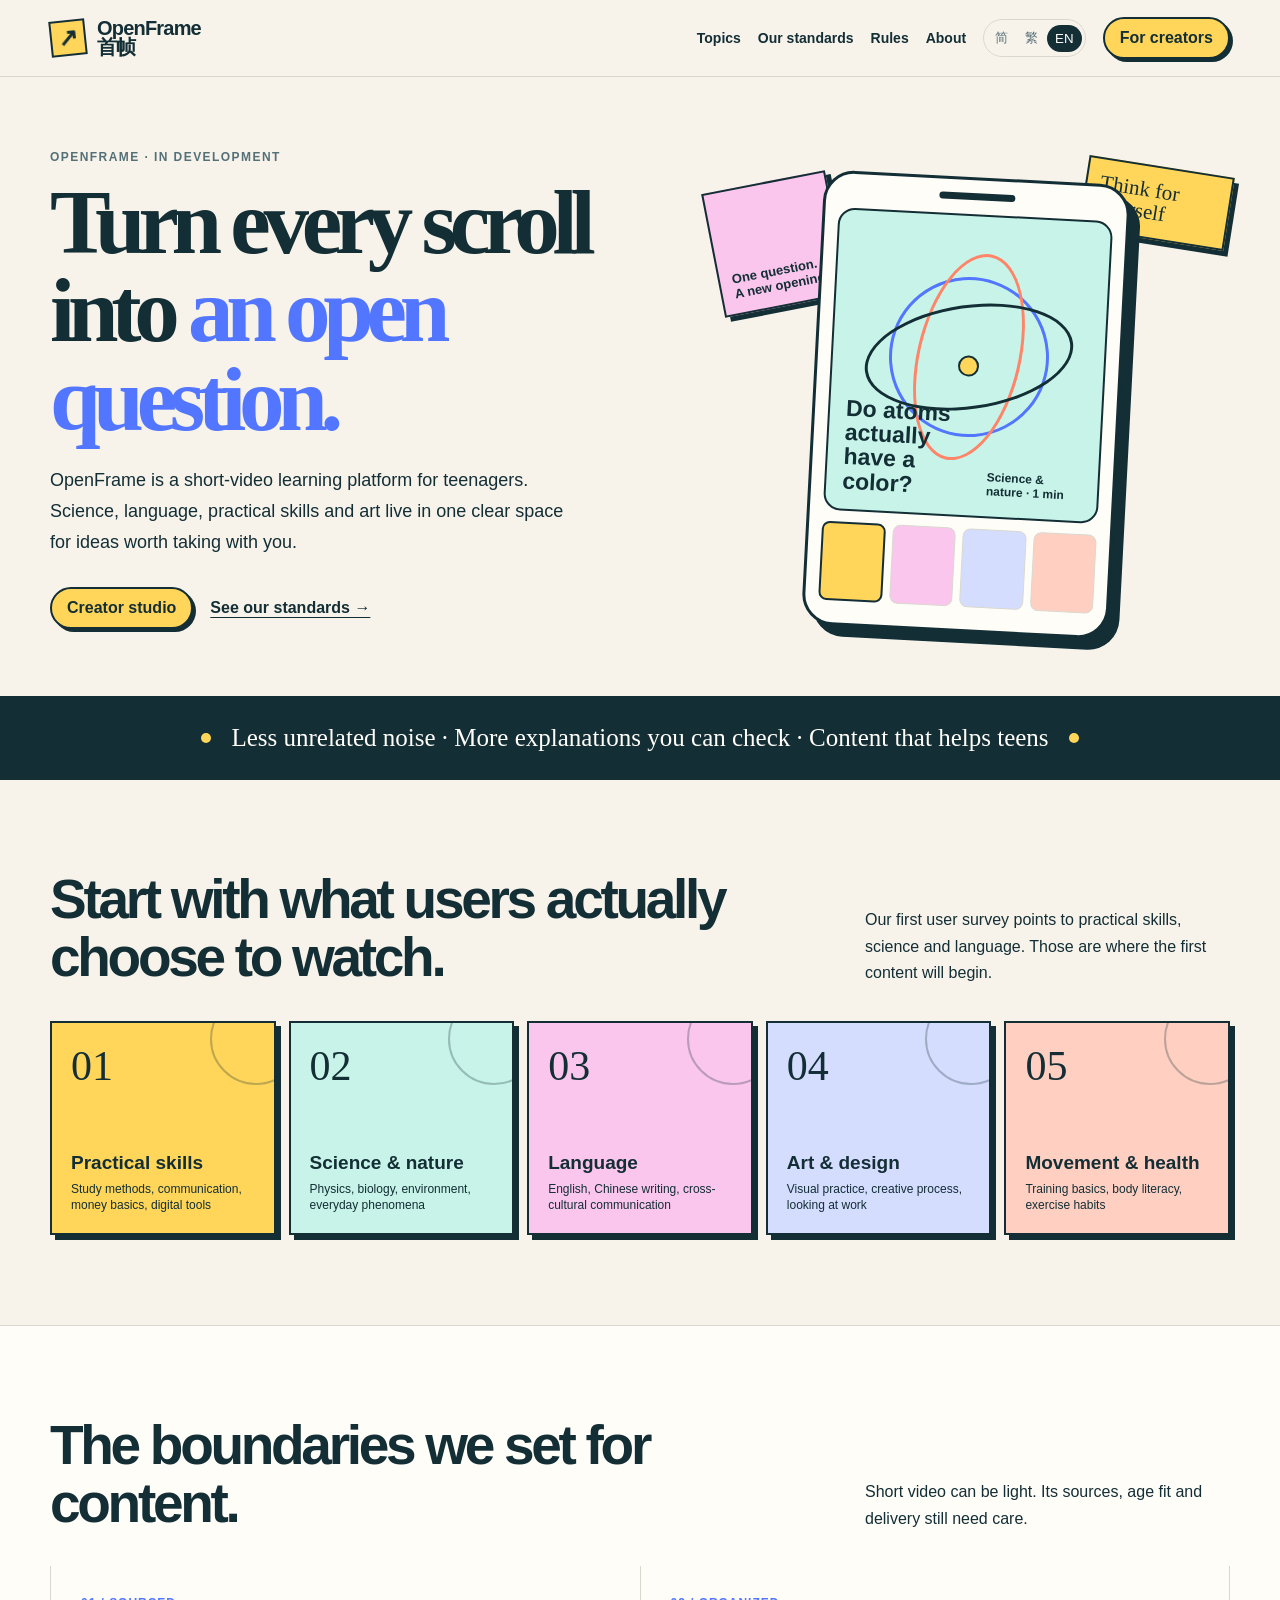
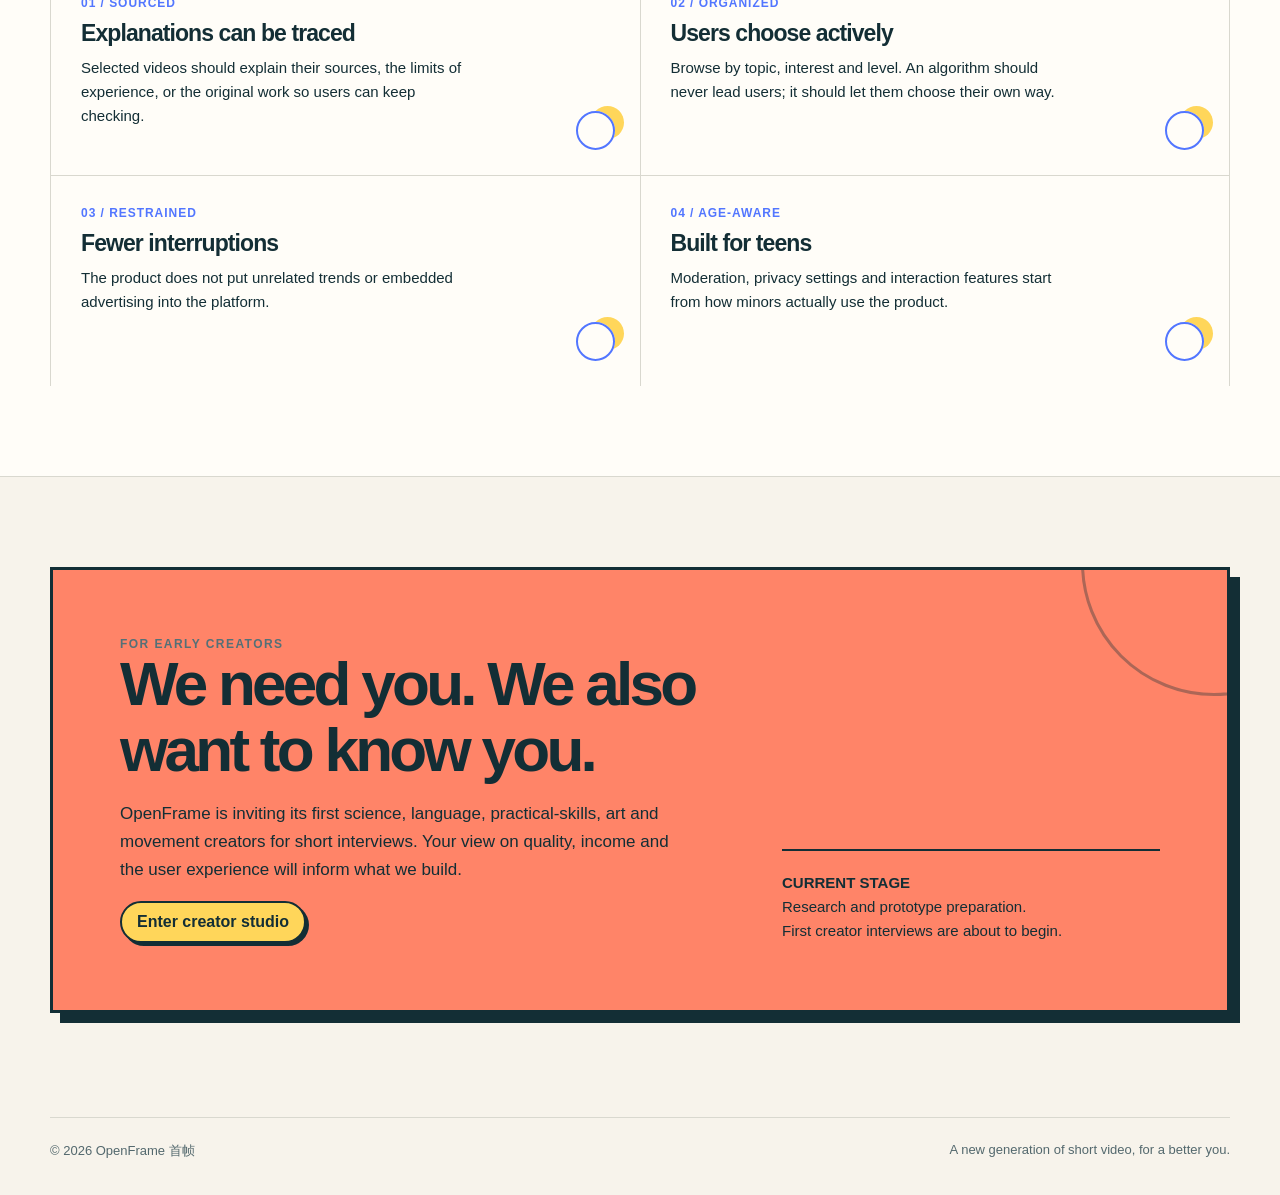
<file: index.html>
<!doctype html>
<html lang="zh-Hans"><head><meta charset="utf-8"><meta name="viewport" content="width=device-width,initial-scale=1"><meta name="description" content="OpenFrame 首帧：给青少年的知识短视频平台。"><title>OpenFrame｜首帧</title>
<link rel="stylesheet" href="overrides.css"><style>
:root{--i:#132e35;--c:#f7f3eb;--p:#fffdf8;--y:#ffd65a;--a:#c7f3e8;--o:#ff8468;--b:#5276ff;--k:#fbc6ed;--l:#d9d8cf}*{box-sizing:border-box}html{scroll-behavior:smooth}body{margin:0;background:var(--c);color:var(--i);font-family:"Avenir Next","Noto Sans SC","PingFang SC",Arial,sans-serif}a{color:inherit;text-decoration:none}.wrap{width:min(1180px,calc(100% - 40px));margin:auto}header{position:sticky;top:0;z-index:9;background:#f7f3ebee;border-bottom:1px solid var(--l);backdrop-filter:blur(9px)}.nav{height:76px;display:flex;align-items:center;justify-content:space-between;gap:15px}.brand{display:flex;align-items:center;gap:11px;font-size:20px;font-weight:800;line-height:.95;letter-spacing:-.04em}.mark{width:36px;height:36px;display:grid;place-items:center;background:var(--y);border:2px solid var(--i);transform:rotate(-6deg)}.mark:after{content:"↗";font-size:24px}.right,.links,.langs{display:flex;align-items:center;gap:17px}.links{font-size:14px;font-weight:750}.langs{gap:1px;padding:3px;border:1px solid var(--l);border-radius:999px}.lang{border:0;border-radius:999px;background:transparent;color:#587076;padding:6px 8px;font:750 11px inherit;cursor:pointer}.lang.active{background:var(--i);color:var(--p)}.pill{display:inline-block;padding:10px 15px;border:2px solid var(--i);border-radius:999px;background:var(--y);box-shadow:3px 3px 0 var(--i);font-weight:800}.hero{padding:70px 0 64px;overflow:hidden}.hero-grid{display:grid;grid-template-columns:1.06fr .94fr;align-items:center;gap:55px}.eyebrow{color:#547077;font-size:12px;font-weight:850;letter-spacing:.12em;text-transform:uppercase}h1{margin:15px 0 21px;font:700 clamp(48px,7.15vw,91px)/.97 Georgia,"Noto Serif SC",serif;letter-spacing:-.08em}h1 em{color:var(--b);font-style:normal}.copy{max-width:530px;margin:0;font-size:18px;line-height:1.72}.actions{display:flex;align-items:center;gap:17px;flex-wrap:wrap;margin-top:29px}.under{font-weight:800;text-decoration:underline;text-underline-offset:4px}.scene{position:relative;min-height:485px}.tag{position:absolute;top:7%;left:2%;width:126px;height:126px;padding:12px;display:flex;align-items:end;background:var(--k);border:2px solid var(--i);box-shadow:5px 5px 0 var(--i);transform:rotate(-11deg);font-weight:850;font-size:13px}.bubble{position:absolute;right:0;top:4%;padding:13px;width:147px;background:var(--y);border:2px solid var(--i);box-shadow:5px 5px 0 var(--i);transform:rotate(9deg);font:21px/1.04 Georgia,serif}.phone{position:absolute;bottom:0;left:50%;translate:-50%;width:min(307px,72vw);height:455px;padding:13px;border:3px solid var(--i);border-radius:31px;background:var(--p);box-shadow:11px 11px 0 var(--i);transform:rotate(3deg)}.bar{width:76px;height:7px;margin:0 auto 14px;background:var(--i);border-radius:10px}.video{position:relative;height:303px;padding:16px;display:flex;align-items:end;overflow:hidden;border:2px solid var(--i);border-radius:17px;background:var(--a)}.atom{position:absolute;left:50%;top:47%;width:160px;height:160px;translate:-50% -50%;border:3px solid var(--b);border-radius:50%;transform:rotate(38deg)}.atom:before,.atom:after{content:"";position:absolute;inset:25px -28px;border:3px solid var(--o);border-radius:50%;transform:rotate(62deg)}.atom:after{border-color:var(--i);transform:rotate(-49deg)}.nucleus{position:absolute;left:50%;top:50%;width:21px;height:21px;translate:-50% -50%;border:2px solid var(--i);border-radius:50%;background:var(--y)}.video strong,.video span{position:relative}.video strong{font-size:23px;line-height:1.06}.video span{margin:0 0 2px 9px;font-size:12px;font-weight:750}.thumbs{display:grid;grid-template-columns:repeat(4,1fr);gap:7px;padding-top:11px}.thumb{height:79px;border:1px solid var(--l);border-radius:8px;background:#ebeae2}.thumb:nth-child(1){background:var(--y);border:2px solid var(--i)}.thumb:nth-child(2){background:var(--k)}.thumb:nth-child(3){background:#d5ddff}.thumb:nth-child(4){background:#ffd0c2}.statement{padding:18px 0;background:var(--i);color:var(--p)}.statement .wrap{display:flex;align-items:center;justify-content:center;gap:20px;min-height:48px;text-align:center;font:clamp(17px,2vw,25px)/1.25 Georgia,"Noto Serif SC",serif}.statement i{width:10px;height:10px;flex:0 0 auto;border-radius:50%;background:var(--y)}section{padding:90px 0}.section-top{display:flex;align-items:end;justify-content:space-between;gap:35px;margin-bottom:34px}h2{max-width:700px;margin:0;font-size:clamp(31px,4.3vw,55px);line-height:1.06;letter-spacing:-.06em}.sub{max-width:365px;margin:0;font-size:16px;line-height:1.65}.topics{display:grid;grid-template-columns:repeat(5,1fr);gap:13px}.topic{position:relative;display:flex;flex-direction:column;justify-content:space-between;min-height:214px;padding:19px;overflow:hidden;border:2px solid var(--i);box-shadow:5px 5px 0 var(--i)}.topic:before{content:"";position:absolute;right:-28px;top:-30px;width:88px;height:88px;border:2px solid var(--i);border-radius:50%;opacity:.28}.topic:nth-child(1){background:var(--y)}.topic:nth-child(2){background:var(--a)}.topic:nth-child(3){background:var(--k)}.topic:nth-child(4){background:#d5ddff}.topic:nth-child(5){background:#ffd0c2}.num{font:42px Georgia,serif}.topic b{font-size:19px}.topic small{display:block;margin-top:7px;font-size:12px;line-height:1.36}.principles{background:var(--p);border-top:1px solid var(--l);border-bottom:1px solid var(--l)}.principle-list{display:grid;grid-template-columns:1fr 1fr;border-left:1px solid var(--l)}.principle{position:relative;min-height:210px;padding:30px;overflow:hidden;border-right:1px solid var(--l);border-bottom:1px solid var(--l)}.principle:nth-last-child(-n+2){border-bottom:0}.principle:after{content:"";position:absolute;right:25px;bottom:25px;width:35px;height:35px;border:2px solid var(--b);border-radius:50%;box-shadow:12px -8px 0 -3px var(--y)}.principle label{display:block;margin-bottom:10px;color:var(--b);font-size:12px;font-weight:850;letter-spacing:.08em}.principle h3{margin:0 0 9px;font-size:23px;letter-spacing:-.04em}.principle p{max-width:390px;margin:0;font-size:15px;line-height:1.6}.creator{padding-bottom:104px}.creator-box{position:relative;display:grid;grid-template-columns:1.25fr .75fr;gap:32px;padding:clamp(30px,6vw,67px);overflow:hidden;border:3px solid var(--i);background:var(--o);box-shadow:10px 10px 0 var(--i)}.creator-box:before{content:"";position:absolute;right:-120px;top:-140px;width:260px;height:260px;border:3px solid var(--i);border-radius:50%;opacity:.35}.creator h2,.creator p,.creator .pill,.aside{position:relative}.creator h2{font-size:clamp(36px,5vw,62px)}.creator p{max-width:570px;font-size:17px;line-height:1.65}.aside{align-self:end;padding-top:20px;border-top:2px solid var(--i);font-size:15px;line-height:1.6}footer{display:flex;justify-content:space-between;gap:20px;padding:24px 0 35px;border-top:1px solid var(--l);color:#53686d;font-size:13px}@media(max-width:810px){.links a:not(.pill),.langs{display:none}.hero{padding-top:48px}.hero-grid,.creator-box{grid-template-columns:1fr;gap:38px}.scene{min-height:440px}.section-top{display:block}.sub{margin-top:18px}.topics{grid-template-columns:1fr 1fr}.topic:last-child{grid-column:span 2;min-height:150px}.principle-list{grid-template-columns:1fr}.principle:nth-last-child(2){border-bottom:1px solid var(--l)}footer{display:block}footer span+span{display:block;margin-top:8px}}@media(max-width:450px){.wrap{width:min(100% - 28px,1180px)}.brand{font-size:18px}.phone{width:285px}.right{gap:8px}.right .pill{padding:8px 10px;font-size:12px}}
</style></head>
<body><header><div class="wrap nav"><a class="brand" href="#top"><span class="mark"></span><span>OpenFrame<br>首帧</span></a><div class="right"><nav class="links"><a href="#topics" data-t="navTopics">内容方向</a><a href="#principles" data-t="navPrinciples">我们怎么做</a><a href="rules/" data-t="navRules">平台规则</a><a href="about/" data-t="navAbout">关于首帧</a></nav><div class="langs"><button class="lang" data-l="zh-Hans">简</button><button class="lang" data-l="zh-Hant">繁</button><button class="lang" data-l="en">EN</button></div><a class="pill" href="#creator" data-t="navCreator">给创作者</a></div></div></header>
<main id="top"><section class="hero"><div class="wrap hero-grid"><div><div class="eyebrow" data-t="eyebrow">OpenFrame / 首帧 · 正在筹备</div><h1 data-h="heroTitle">别让时间随<br>手指划走。<br><em>把每一次刷新，变成<br>拆解世界的起点。</em></h1><p class="copy" data-t="heroCopy">首帧是面向青少年用户的知识短视频平台。科学、语言、生活技能与艺术内容在同一个清晰的学习界面里，让用户在日常使用中学到能带走的东西。</p><div class="actions"><a class="pill" href="studio/login/" data-t="heroCta">进入创作者工作台</a><a class="under" href="#principles" data-t="heroLink">看看我们的标准 →</a></div></div><div class="scene"><div class="tag" data-h="visualLabel">一个问题，<br>一扇新窗口。</div><div class="bubble" data-h="visualSpeech">学会自己<br>判断</div><div class="phone"><div class="bar"></div><div class="video"><div class="atom"></div><div class="nucleus"></div><strong data-h="videoQuestion">原子真的<br>有颜色吗？</strong><span data-t="videoMeta">科学与自然 · 1 分钟</span></div><div class="thumbs"><i class="thumb"></i><i class="thumb"></i><i class="thumb"></i><i class="thumb"></i></div></div></div></div></section>
<div class="statement"><div class="wrap"><i></i><span data-t="statement">少一点无关信息 · 多一点可验证的解释 · 给青少年真正有用的内容</span><i></i></div></div>
<section id="topics"><div class="wrap"><div class="section-top"><h2 data-t="topicsTitle">从用户真正会去看的内容开始。</h2><p class="sub" data-t="topicsCopy">早期用户问卷显示，生活技能、科学和语言是最受欢迎的方向。首批内容会先把这些做清楚。</p></div><div class="topics"><article class="topic"><div class="num">01</div><div><b data-t="topic1">生活技能</b><small data-t="topic1s">学习方法、表达、金钱常识、数字工具</small></div></article><article class="topic"><div class="num">02</div><div><b data-t="topic2">科学与自然</b><small data-t="topic2s">物理、生物、环境、日常现象</small></div></article><article class="topic"><div class="num">03</div><div><b data-t="topic3">语言</b><small data-t="topic3s">英语、中文写作、跨文化沟通</small></div></article><article class="topic"><div class="num">04</div><div><b data-t="topic4">艺术与设计</b><small data-t="topic4s">视觉训练、创作方法、作品观察</small></div></article><article class="topic"><div class="num">05</div><div><b data-t="topic5">运动与健康</b><small data-t="topic5s">基础训练、身体常识、运动习惯</small></div></article></div></div></section>
<section id="principles" class="principles"><div class="wrap"><div class="section-top"><h2 data-t="principlesTitle">我们给内容设下的边界。</h2><p class="sub" data-t="principlesCopy">短视频可以轻，但信息来源、适龄程度和表达方式不能随便。</p></div><div class="principle-list"><article class="principle"><label data-t="p1l">01 / 有出处</label><h3 data-t="p1h">资料有源可查</h3><p data-t="p1p">知识需要经得起推敲。每条内容的经验范围与原始出处均公开可见。</p></article><article class="principle"><label data-t="p2l">02 / 有分区</label><h3 data-t="p2h">由你主导播放</h3><p data-t="p2p">按照真实的求知欲浏览，把时间的控制权握在自己手里。</p></article><article class="principle"><label data-t="p3l">03 / 有节制</label><h3 data-t="p3h">剔除商业干扰</h3><p data-t="p3p">页面保持纯粹，零广告植入。</p></article><article class="principle"><label data-t="p4l">04 / 有年龄意识</label><h3 data-t="p4h">匹配认知节奏</h3><p data-t="p4p">专属青少年的互动与隐私设计，确保每一分钟都安全可用。</p></article></div></div></section>
<section id="creator" class="creator"><div class="wrap creator-box"><div><div class="eyebrow">FOR EARLY CREATORS</div><h2 data-t="creatorTitle">我们需要你、也想认识你。</h2><p data-t="creatorCopy">首帧在寻找认真做科普的人，你的见解将决定产品最终的细节。</p><a class="pill" href="studio/login/" data-t="creatorCta">进入创作者工作台</a></div><aside class="aside"><strong data-t="stage">目前阶段</strong><br><span data-h="stageText">研究与原型筹备中。<br>首批创作者访谈即将开始。</span></aside></div></section></main>
<footer class="wrap"><span>© 2026 OpenFrame 首帧</span><span data-t="footer">新一代短视频，送给更好的自己。</span></footer>
<script>
const T={
"zh-Hans":{navRules:"平台规则",navAbout:"关于首帧",navTopics:"内容方向",navPrinciples:"我们怎么做",navCreator:"给创作者",eyebrow:"OpenFrame / 首帧 · 正在筹备",heroTitle:"别让时间随<br>手指划走。<br><em>把每一次刷新，变成<br>拆解世界的起点。</em>",heroCopy:"首帧是面向青少年用户的知识短视频平台。科学、语言、生活技能与艺术内容在同一个清晰的学习界面里，让用户在日常使用中学到能带走的东西。",heroCta:"进入创作者工作台",heroLink:"看看我们的标准 →",visualLabel:"一个问题，<br>一扇新窗口。",visualSpeech:"学会自己<br>判断",videoQuestion:"原子真的<br>有颜色吗？",videoMeta:"科学与自然 · 1 分钟",statement:"少一点无关信息 · 多一点可验证的解释 · 给青少年真正有用的内容",topicsTitle:"从用户真正会去看的内容开始。",topicsCopy:"早期用户问卷显示，生活技能、科学和语言是最受欢迎的方向。首批内容会先把这些做清楚。",topic1:"生活技能",topic1s:"学习方法、表达、金钱常识、数字工具",topic2:"科学与自然",topic2s:"物理、生物、环境、日常现象",topic3:"语言",topic3s:"英语、中文写作、跨文化沟通",topic4:"艺术与设计",topic4s:"视觉训练、创作方法、作品观察",topic5:"运动与健康",topic5s:"基础训练、身体常识、运动习惯",principlesTitle:"我们给内容设下的边界。",principlesCopy:"短视频可以轻，但信息来源、适龄程度和表达方式不能随便。",p1l:"01 / 有出处",p1h:"资料有源可查",p1p:"知识需要经得起推敲。每条内容的经验范围与原始出处均公开可见。",p2l:"02 / 有分区",p2h:"由你主导播放",p2p:"按照真实的求知欲浏览，把时间的控制权握在自己手里。",p3l:"03 / 有节制",p3h:"剔除商业干扰",p3p:"页面保持纯粹，零广告植入。",p4l:"04 / 有年龄意识",p4h:"匹配认知节奏",p4p:"专属青少年的互动与隐私设计，确保每一分钟都安全可用。",creatorTitle:"我们需要你、也想认识你。",creatorCopy:"首帧在寻找认真做科普的人，你的见解将决定产品最终的细节。",creatorCta:"进入创作者工作台",stage:"目前阶段",stageText:"研究与原型筹备中。<br>首批创作者访谈即将开始。",footer:"新一代短视频，送给更好的自己。"},
"zh-Hant":{navRules:"平台規則",navAbout:"關於首幀",navTopics:"內容方向",navPrinciples:"我們怎麼做",navCreator:"給創作者",eyebrow:"OpenFrame / 首幀 · 正在籌備",heroTitle:"別讓時間隨<br>手指劃走。<br><em>把每一次刷新，變成<br>拆解世界的起點。</em>",heroCopy:"首幀是面向青少年用戶的知識短影片平台。科學、語言、生活技能與藝術內容在同一個清晰的學習介面裡，讓用戶在日常使用中學到能帶走的東西。",heroCta:"進入創作者工作台",heroLink:"看看我們的標準 →",visualLabel:"一個問題，<br>一扇新窗口。",visualSpeech:"學會自己<br>判斷",videoQuestion:"原子真的<br>有顏色嗎？",videoMeta:"科學與自然 · 1 分鐘",statement:"少一點無關資訊 · 多一點可驗證的解釋 · 給青少年真正有用的內容",topicsTitle:"從用戶真正會去看的內容開始。",topicsCopy:"早期用戶問卷顯示，生活技能、科學和語言是最受歡迎的方向。首批內容會先把這些做清楚。",topic1:"生活技能",topic1s:"學習方法、表達、金錢常識、數位工具",topic2:"科學與自然",topic2s:"物理、生物、環境、日常現象",topic3:"語言",topic3s:"英語、中文寫作、跨文化溝通",topic4:"藝術與設計",topic4s:"視覺訓練、創作方法、作品觀察",topic5:"運動與健康",topic5s:"基礎訓練、身體常識、運動習慣",principlesTitle:"我們給內容設下的邊界。",principlesCopy:"短影片可以輕，但資訊來源、適齡程度和表達方式不能隨便。",p1l:"01 / 有出處",p1h:"資料有源可查",p1p:"知識需要經得起推敲。每條內容的經驗範圍與原始出處均公開可見。",p2l:"02 / 有分區",p2h:"由你主導播放",p2p:"按照真實的求知慾瀏覽，把時間的控制權握在自己手裡。",p3l:"03 / 有節制",p3h:"剔除商業干擾",p3p:"頁面保持純粹，零廣告植入。",p4l:"04 / 有年齡意識",p4h:"匹配認知節奏",p4p:"專屬青少年的互動與隱私設計，確保每一分鐘都安全可用。",creatorTitle:"我們需要你、也想認識你。",creatorCopy:"首幀在尋找認真做科普的人，你的見解將決定產品最終的細節。",creatorCta:"進入創作者工作台",stage:"目前階段",stageText:"研究與原型籌備中。<br>首批創作者訪談即將開始。",footer:"新一代短影片，送給更好的自己。"},
en:{navRules:"Rules",navAbout:"About",navTopics:"Topics",navPrinciples:"Our standards",navCreator:"For creators",eyebrow:"OpenFrame · in development",heroTitle:"Turn every scroll<br>into <em>an open question.</em>",heroCopy:"OpenFrame is a short-video learning platform for teenagers. Science, language, practical skills and art live in one clear space for ideas worth taking with you.",heroCta:"Creator studio",heroLink:"See our standards →",visualLabel:"One question.<br>A new opening.",visualSpeech:"Think for<br>yourself",videoQuestion:"Do atoms actually<br>have a color?",videoMeta:"Science & nature · 1 min",statement:"Less unrelated noise · More explanations you can check · Content that helps teens",topicsTitle:"Start with what users actually choose to watch.",topicsCopy:"Our first user survey points to practical skills, science and language. Those are where the first content will begin.",topic1:"Practical skills",topic1s:"Study methods, communication, money basics, digital tools",topic2:"Science & nature",topic2s:"Physics, biology, environment, everyday phenomena",topic3:"Language",topic3s:"English, Chinese writing, cross-cultural communication",topic4:"Art & design",topic4s:"Visual practice, creative process, looking at work",topic5:"Movement & health",topic5s:"Training basics, body literacy, exercise habits",principlesTitle:"The boundaries we set for content.",principlesCopy:"Short video can be light. Its sources, age fit and delivery still need care.",p1l:"01 / SOURCED",p1h:"Explanations can be traced",p1p:"Selected videos should explain their sources, the limits of experience, or the original work so users can keep checking.",p2l:"02 / ORGANIZED",p2h:"Users choose actively",p2p:"Browse by topic, interest and level. An algorithm should never lead users; it should let them choose their own way.",p3l:"03 / RESTRAINED",p3h:"Fewer interruptions",p3p:"The product does not put unrelated trends or embedded advertising into the platform.",p4l:"04 / AGE-AWARE",p4h:"Built for teens",p4p:"Moderation, privacy settings and interaction features start from how minors actually use the product.",creatorTitle:"We need you. We also want to know you.",creatorCopy:"OpenFrame is inviting its first science, language, practical-skills, art and movement creators for short interviews. Your view on quality, income and the user experience will inform what we build.",creatorCta:"Enter creator studio",stage:"CURRENT STAGE",stageText:"Research and prototype preparation.<br>First creator interviews are about to begin.",footer:"A new generation of short video, for a better you."}};
function setLang(l){let d=T[l];document.documentElement.lang=l;document.querySelectorAll("[data-t]").forEach(e=>e.textContent=d[e.dataset.t]);document.querySelectorAll("[data-h]").forEach(e=>e.innerHTML=d[e.dataset.h]);document.querySelectorAll(".lang").forEach(e=>e.classList.toggle("active",e.dataset.l===l));localStorage.setItem("openframe-lang",l)}let s=localStorage.getItem("openframe-lang"),n=navigator.language.toLowerCase(),l=s||(n.startsWith("zh-hk")||n.startsWith("zh-tw")||n.startsWith("zh-mo")?"zh-Hant":n.startsWith("zh")?"zh-Hans":"en");setLang(l);document.querySelectorAll(".lang").forEach(b=>b.onclick=()=>setLang(b.dataset.l));
</script></body></html>
</file>
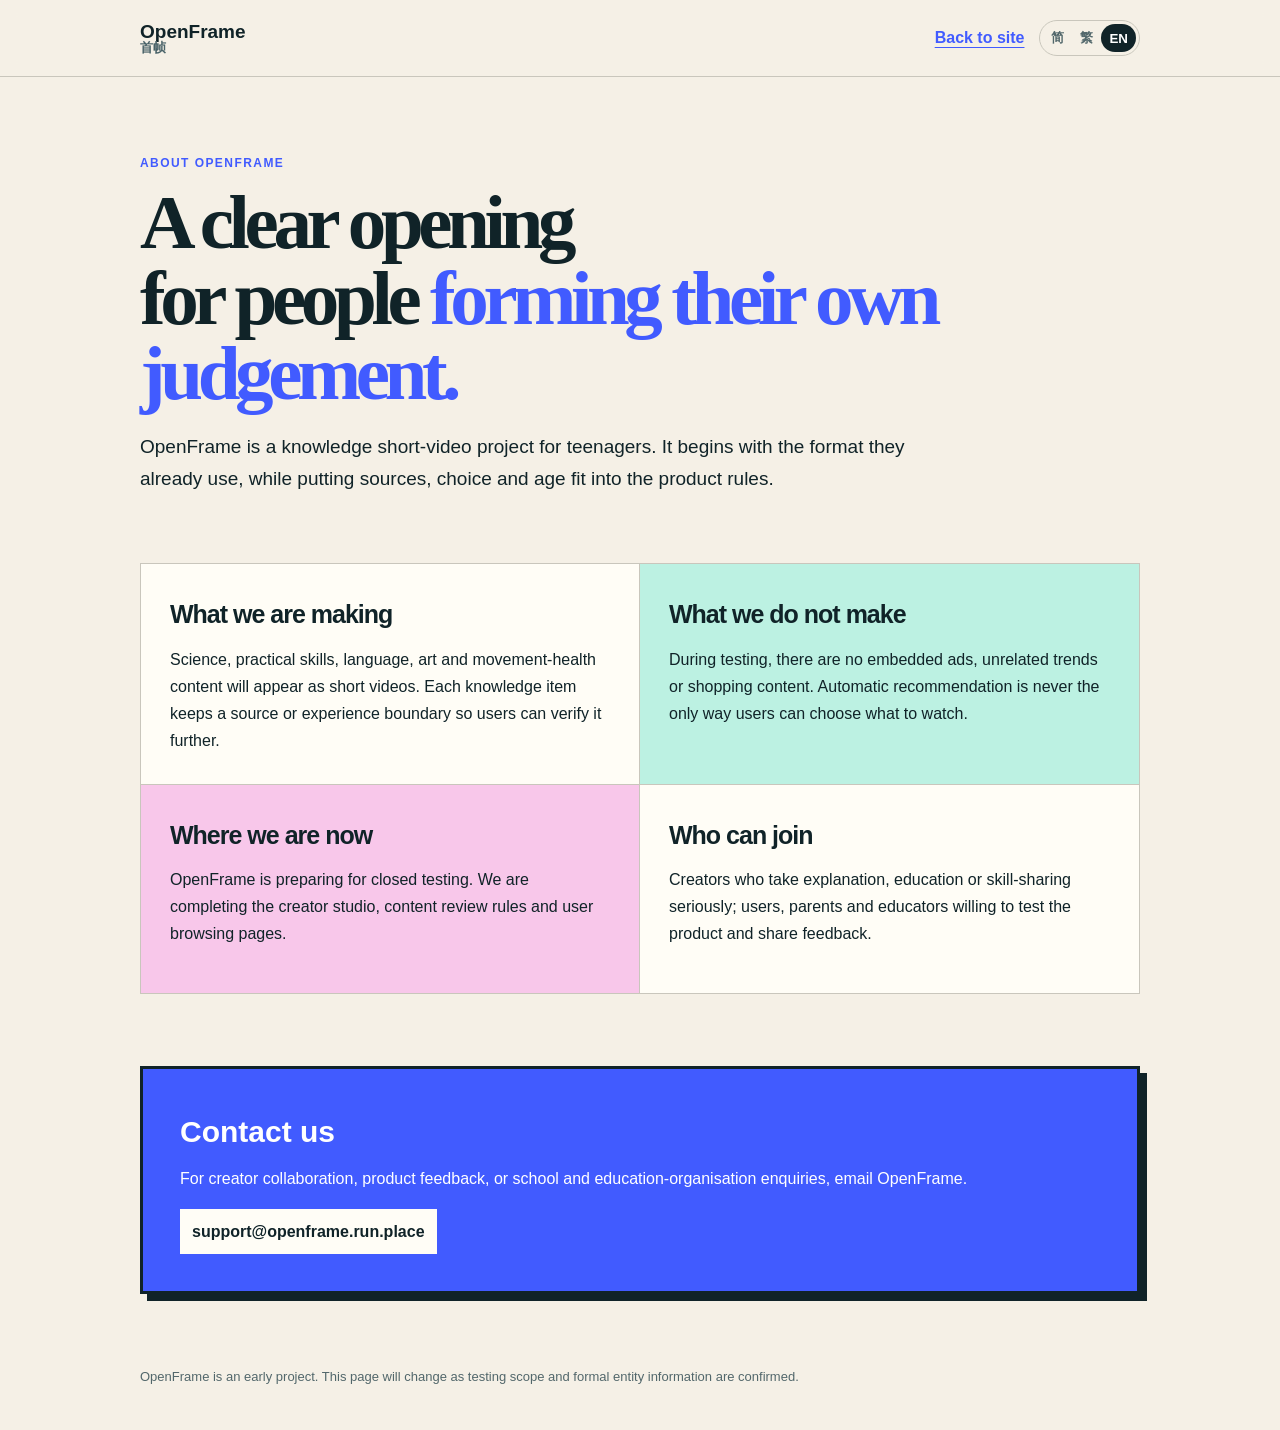
<file: about/index.html>
<!doctype html>
<html lang="zh-Hans">
<head>
<meta charset="utf-8"><meta name="viewport" content="width=device-width,initial-scale=1">
<title>关于首帧｜OpenFrame</title>
<style>
:root{--ink:#102328;--paper:#f5f0e6;--white:#fffdf6;--blue:#415bff;--mint:#bcf1e2;--pink:#f8c7ea;--line:#c9c6bc}*{box-sizing:border-box}body{margin:0;background:var(--paper);color:var(--ink);font:16px/1.7 "Avenir Next","PingFang SC","PingFang TC",Arial,sans-serif}.wrap{width:min(1000px,calc(100% - 38px));margin:auto}header{position:sticky;top:0;z-index:2;border-bottom:1px solid var(--line);background:#f5f0e6ee;backdrop-filter:blur(8px)}.nav{height:76px;display:flex;align-items:center;justify-content:space-between;gap:16px}.brand{color:inherit;text-decoration:none;font-size:19px;font-weight:850;line-height:1.02}.brand span{display:block;font-size:13px;color:#496268}.right{display:flex;align-items:center;gap:15px}.back{color:var(--blue);font-weight:800;text-decoration:underline;text-underline-offset:4px}.langs{display:flex;padding:3px;border:1px solid var(--line);border-radius:999px}.langs button{border:0;background:transparent;border-radius:999px;padding:5px 8px;color:#52676b;font-weight:800;cursor:pointer}.langs button.active{background:var(--ink);color:white}.hero{padding:76px 0 49px;max-width:800px}.eyebrow{color:var(--blue);font-size:12px;font-weight:850;letter-spacing:.12em}h1{margin:12px 0 18px;font:700 clamp(46px,7.5vw,77px)/.98 Georgia,"Songti SC","Songti TC",serif;letter-spacing:-.07em}h1 em{font-style:normal;color:var(--blue)}.lead{font-size:19px}.grid{display:grid;grid-template-columns:1fr 1fr;border:1px solid var(--line);background:var(--white)}.item{min-height:208px;padding:29px;border-right:1px solid var(--line);border-bottom:1px solid var(--line)}.item:nth-child(even){border-right:0}.item:nth-last-child(-n+2){border-bottom:0}.item:nth-child(2){background:var(--mint)}.item:nth-child(3){background:var(--pink)}.item h2{margin:0 0 10px;font-size:25px;letter-spacing:-.04em}.item p{margin:0}.contact{margin:72px 0;padding:37px;border:3px solid var(--ink);background:var(--blue);color:white;box-shadow:7px 7px 0 var(--ink)}.contact h2{margin:0 0 8px;font-size:30px}.contact p{margin:0}.contact a{display:inline-block;margin-top:17px;padding:9px 12px;background:var(--white);color:var(--ink);font-weight:850;text-decoration:none}footer{padding:0 0 42px;color:#52676b;font-size:13px}@media(max-width:650px){.nav{align-items:flex-start;height:auto;padding:15px 0}.right{align-items:flex-end;flex-direction:column;gap:8px}.hero{padding-top:50px}.grid{grid-template-columns:1fr}.item,.item:nth-child(even){border-right:0}.item:nth-last-child(2){border-bottom:1px solid var(--line)}} 
</style>
</head>
<body>
<header><div class="wrap nav"><a class="brand" href="../">OpenFrame<span>首帧</span></a><div class="right"><a class="back" href="../" data-i18n="back">返回官网</a><div class="langs"><button data-lang="zh-Hans">简</button><button data-lang="zh-Hant">繁</button><button data-lang="en">EN</button></div></div></div></header>
<main class="wrap">
<section class="hero"><div class="eyebrow">ABOUT OPENFRAME</div><h1 data-i18n-html="hero">给正在形成判断的人，<br><em>一个清楚的入口。</em></h1><p class="lead" data-i18n="lead"></p></section>
<section class="grid">
<article class="item"><h2 data-i18n="whatH"></h2><p data-i18n="whatP"></p></article>
<article class="item"><h2 data-i18n="notH"></h2><p data-i18n="notP"></p></article>
<article class="item"><h2 data-i18n="nowH"></h2><p data-i18n="nowP"></p></article>
<article class="item"><h2 data-i18n="whoH"></h2><p data-i18n="whoP"></p></article>
</section>
<section class="contact"><h2 data-i18n="contactH"></h2><p data-i18n="contactP"></p><a href="mailto:support@openframe.run.place">support@openframe.run.place</a></section>
</main>
<footer class="wrap" data-i18n="foot"></footer>
<script>
window.PAGE_I18N={
"zh-Hans":{back:"返回官网",hero:"给正在形成判断的人，<br><em>一个清楚的入口。</em>",lead:"首帧是一个面向青少年的知识短视频项目。它从日常会使用的短视频形式出发，但把资料来源、选择权和年龄适配写进产品规则。",whatH:"我们在做什么",whatP:"科学、生活技能、语言、艺术与运动健康内容会以短视频出现；每条知识内容保留来源或经验范围，让用户可以继续查证。",notH:"我们不做什么",notP:"测试期不放置广告植入、无关热点、带货内容，也不把自动推荐当作用户唯一的观看方式。",nowH:"现在到哪一步",nowP:"首帧处于封闭测试准备阶段：我们正在完成创作者工作台、内容审核规则与用户端浏览页面。",whoH:"谁可以参与",whoP:"认真做科普、教育或技能分享的创作者；愿意测试并反馈产品的用户、家长和教育工作者。",contactH:"联系我们",contactP:"创作者合作、产品建议、学校或教育机构联系，请发邮件给首帧。",foot:"首帧当前为早期项目。本页会随产品测试范围和正式主体信息更新。"},
"zh-Hant":{back:"返回官網",hero:"給正在形成判斷的人，<br><em>一個清楚的入口。</em>",lead:"首幀是一個面向青少年的知識短影片項目。它從日常會使用的短影片形式出發，但把資料來源、選擇權和年齡適配寫進產品規則。",whatH:"我們在做什麼",whatP:"科學、生活技能、語言、藝術與運動健康內容會以短影片出現；每條知識內容保留來源或經驗範圍，讓用戶可以繼續查證。",notH:"我們不做什麼",notP:"測試期不放置廣告植入、無關熱點、帶貨內容，也不把自動推薦當作用戶唯一的觀看方式。",nowH:"現在到哪一步",nowP:"首幀處於封閉測試準備階段：我們正在完成創作者工作台、內容審核規則與用戶端瀏覽頁面。",whoH:"誰可以參與",whoP:"認真做科普、教育或技能分享的創作者；願意測試並回饋產品的用戶、家長和教育工作者。",contactH:"聯絡我們",contactP:"創作者合作、產品建議、學校或教育機構聯絡，請發電郵給首幀。",foot:"首幀目前為早期項目。本頁會隨產品測試範圍和正式主體資訊更新。"},
"en":{back:"Back to site",hero:"A clear opening<br>for people <em>forming their own judgement.</em>",lead:"OpenFrame is a knowledge short-video project for teenagers. It begins with the format they already use, while putting sources, choice and age fit into the product rules.",whatH:"What we are making",whatP:"Science, practical skills, language, art and movement-health content will appear as short videos. Each knowledge item keeps a source or experience boundary so users can verify it further.",notH:"What we do not make",notP:"During testing, there are no embedded ads, unrelated trends or shopping content. Automatic recommendation is never the only way users can choose what to watch.",nowH:"Where we are now",nowP:"OpenFrame is preparing for closed testing. We are completing the creator studio, content review rules and user browsing pages.",whoH:"Who can join",whoP:"Creators who take explanation, education or skill-sharing seriously; users, parents and educators willing to test the product and share feedback.",contactH:"Contact us",contactP:"For creator collaboration, product feedback, or school and education-organisation enquiries, email OpenFrame.",foot:"OpenFrame is an early project. This page will change as testing scope and formal entity information are confirmed."}
};
</script><script src="../public-i18n.js"></script>
</body></html>
</file>
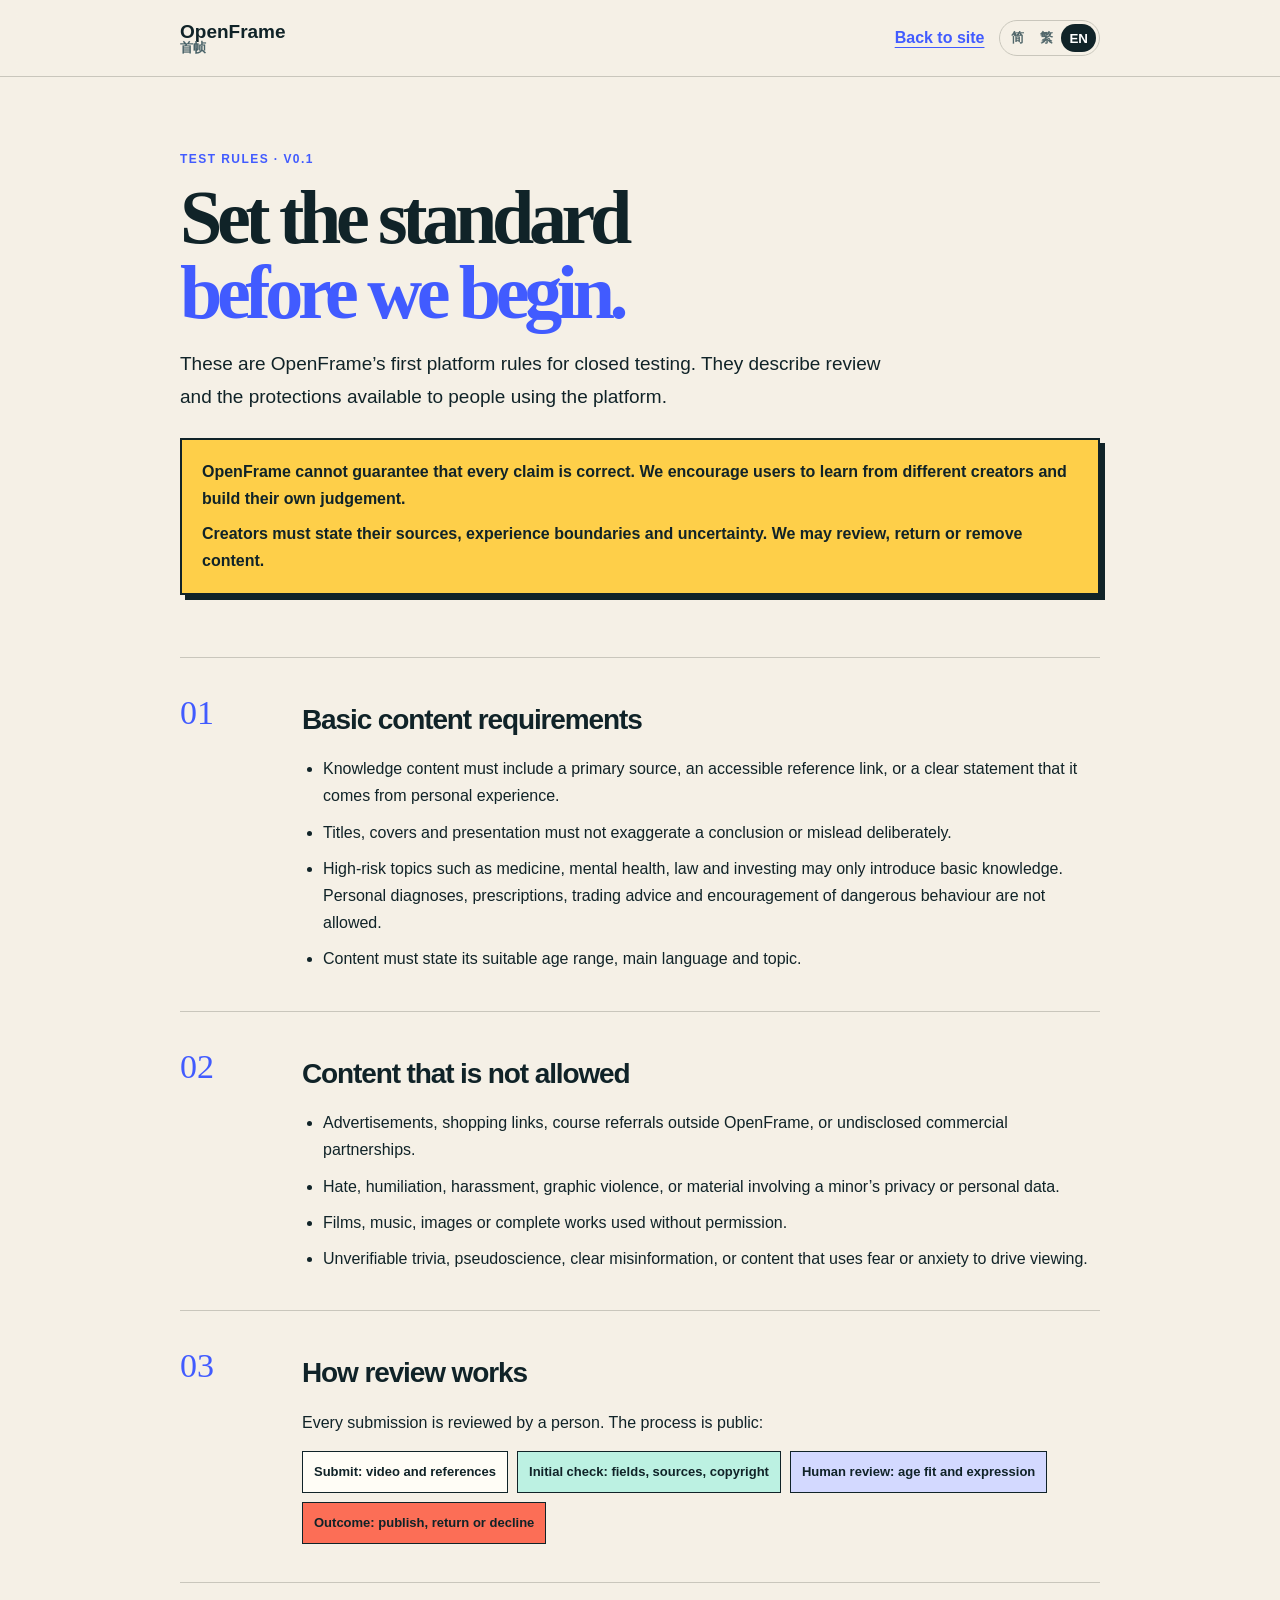
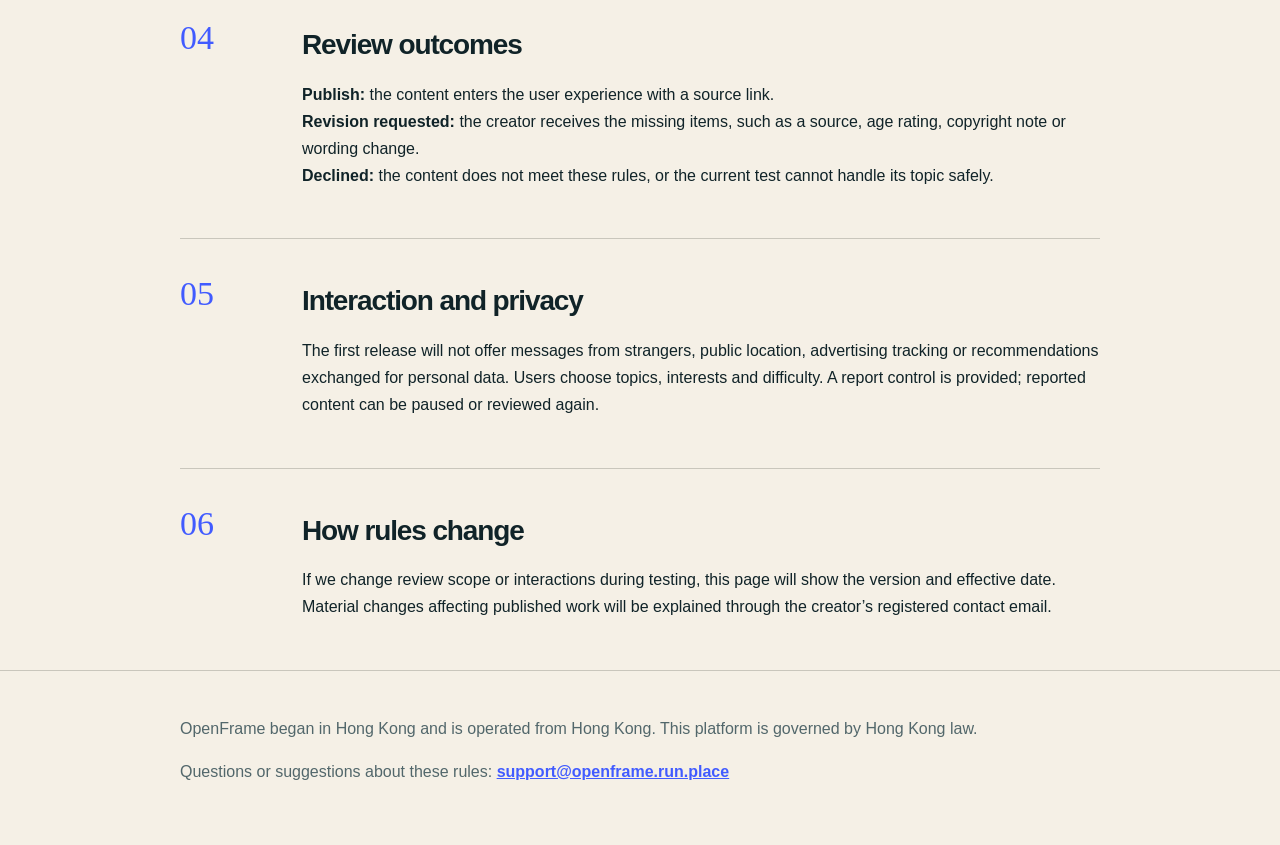
<file: rules/index.html>
<!doctype html>
<html lang="zh-Hans">
<head>
<meta charset="utf-8"><meta name="viewport" content="width=device-width,initial-scale=1">
<title>平台规则｜OpenFrame</title>
<style>
:root{--ink:#102328;--paper:#f5f0e6;--card:#fffdf6;--blue:#415bff;--yellow:#fecf49;--mint:#bcf1e2;--line:#c9c6bc}*{box-sizing:border-box}body{margin:0;background:var(--paper);color:var(--ink);font:16px/1.7 "Avenir Next","PingFang SC","PingFang TC",Arial,sans-serif}.wrap{width:min(920px,calc(100% - 38px));margin:auto}header{border-bottom:1px solid var(--line);background:#f5f0e6ee;position:sticky;top:0;backdrop-filter:blur(8px)}.nav{min-height:76px;display:flex;align-items:center;justify-content:space-between;gap:18px}.brand{color:inherit;text-decoration:none;font-weight:850;line-height:1.02;font-size:19px}.brand span{display:block;font-size:13px;color:#496268}.right{display:flex;align-items:center;gap:15px}.back{color:var(--blue);font-weight:800;text-decoration:underline;text-underline-offset:4px}.langs{display:flex;padding:3px;border:1px solid var(--line);border-radius:999px}.langs button{border:0;background:transparent;border-radius:999px;padding:5px 8px;font-weight:800;color:#52676b;cursor:pointer}.langs button.active{background:var(--ink);color:white}.hero{padding:72px 0 37px}.eyebrow{font-weight:850;font-size:12px;letter-spacing:.12em;color:var(--blue)}h1{margin:11px 0 16px;font:700 clamp(46px,8vw,76px)/.98 Georgia,"Songti SC","Songti TC",serif;letter-spacing:-.07em}h1 em{font-style:normal;color:var(--blue)}.lead{max-width:720px;font-size:19px}.callout{padding:18px 20px;margin:25px 0;border:2px solid var(--ink);background:var(--yellow);box-shadow:5px 5px 0 var(--ink);font-weight:700}.callout p{margin:0}.callout p+p{margin-top:8px}.rule{display:grid;grid-template-columns:95px 1fr;gap:27px;padding:38px 0;border-top:1px solid var(--line)}.number{color:var(--blue);font:34px/1 Georgia,serif}.rule h2{margin:0 0 12px;font-size:28px;letter-spacing:-.04em}.rule p{margin:0 0 11px}.rule ul{margin:0;padding-left:21px}.rule li+li{margin-top:9px}.process{display:flex;gap:9px;flex-wrap:wrap;margin-top:15px}.step{padding:9px 11px;border:1px solid var(--ink);font-size:13px;font-weight:800;background:var(--card)}.step:nth-child(2){background:var(--mint)}.step:nth-child(3){background:#d3d9ff}.step:nth-child(4){background:#fc6e56}footer{padding:28px 0 44px;border-top:1px solid var(--line);color:#52676b}footer a{color:var(--blue);font-weight:800}@media(max-width:650px){.nav{align-items:flex-start;padding:15px 0}.right{align-items:flex-end;flex-direction:column;gap:8px}.hero{padding-top:48px}.rule{grid-template-columns:1fr;gap:12px;padding:29px 0}.number{font-size:25px}.lead{font-size:17px}}
</style>
</head>
<body>
<header><div class="wrap nav"><a class="brand" href="../">OpenFrame<span>首帧</span></a><div class="right"><a class="back" href="../" data-i18n="back">返回官网</a><div class="langs" aria-label="Language"><button data-lang="zh-Hans">简</button><button data-lang="zh-Hant">繁</button><button data-lang="en">EN</button></div></div></div></header>
<main class="wrap">
<section class="hero"><div class="eyebrow">TEST RULES · V0.1</div><h1 data-i18n-html="hero">先把标准<br><em>说清楚。</em></h1><p class="lead" data-i18n="lead"></p><div class="callout"><p data-i18n="callout1"></p><p data-i18n="callout2"></p></div></section>
<section class="rule"><div class="number">01</div><div><h2 data-i18n="r1h"></h2><ul data-i18n-html="r1"></ul></div></section>
<section class="rule"><div class="number">02</div><div><h2 data-i18n="r2h"></h2><ul data-i18n-html="r2"></ul></div></section>
<section class="rule"><div class="number">03</div><div><h2 data-i18n="r3h"></h2><p data-i18n="r3p"></p><div class="process"><span class="step" data-i18n="step1"></span><span class="step" data-i18n="step2"></span><span class="step" data-i18n="step3"></span><span class="step" data-i18n="step4"></span></div></div></section>
<section class="rule"><div class="number">04</div><div><h2 data-i18n="r4h"></h2><p data-i18n-html="r4"></p></div></section>
<section class="rule"><div class="number">05</div><div><h2 data-i18n="r5h"></h2><p data-i18n="r5"></p></div></section>
<section class="rule"><div class="number">06</div><div><h2 data-i18n="r6h"></h2><p data-i18n="r6"></p></div></section>
</main>
<footer><div class="wrap"><p data-i18n="legal"></p><p><span data-i18n="contact"></span> <a href="mailto:support@openframe.run.place">support@openframe.run.place</a></p></div></footer>
<script>
window.PAGE_I18N={
"zh-Hans":{
back:"返回官网",hero:"先把标准<br><em>说清楚。</em>",lead:"此为首帧封闭测试期间的初版平台规则，包括相关审核机制，以及用户在平台内所享有的保护。",callout1:"首帧无法保证“内容一定正确”。我们鼓励用户透过多位创作者的作品获取不同类型的知识，并以此建立独立思考能力。",callout2:"我们要求创作者说明来源、经验范围与不确定之处，并保留审核、退回和下架内容的权利。",r1h:"内容基础要求",r1:"<li>每条知识类内容应附上原始出处、可访问的资料链接，或清晰标明内容来自个人经验。</li><li>标题、封面与讲述不应夸大结论或故意制造误导。</li><li>医学、心理、法律、投资等高风险主题，只可作基础常识介绍；不得给出个人诊断、处方、交易建议或鼓励危险行为。</li><li>内容需标明适合年龄、主要语言与所属主题。</li>",r2h:"不被允许的内容",r2:"<li>广告口播、带货链接、首帧平台以外的课程导流、未经说明的商业合作。</li><li>仇恨、羞辱、骚扰、暴力刺激内容，或涉及未成年人隐私与个人资料的内容。</li><li>未经授权使用的影视、音乐、图片或他人完整作品。</li><li>无法说明来源的“冷知识”、伪科学、明显错误信息，或以恐惧、焦虑推动观看的内容。</li>",r3h:"审核如何进行",r3p:"所有内容均经过人工审核；我们的审核流程亦已公布：",step1:"提交：视频与资料",step2:"初检：字段、来源、版权",step3:"人工审核：适龄与表达",step4:"结果：发布、退回或拒绝",r4h:"审核结果",r4:"<strong>发布：</strong>内容进入用户端平台，并显示资料来源入口。<br><strong>需要修改：</strong>创作者会收到需补足的项目，例如来源链接、年龄分级、版权说明或措辞调整。<br><strong>不予发布：</strong>内容不符合本页规则，或当前测试范围无法妥善处理该主题。",r5h:"用户端的互动与隐私",r5:"首版不会开放陌生人私信、公开定位、广告追踪或以个人资料换取推荐的机制。用户可以选择主题、兴趣与难度；平台会提供举报入口，并对被举报内容暂停展示或人工复核。",r6h:"规则如何更新",r6:"测试期间若我们修改审核范围或互动方式，会在本页标出版本和生效日期。涉及创作者已发布内容的重大调整，会通过已登记的联系邮箱说明。",legal:"首帧创始于香港，以香港作运营总部；本平台受香港法律监管。",contact:"关于规则的建议或问题："},
"zh-Hant":{
back:"返回官網",hero:"先把標準<br><em>說清楚。</em>",lead:"此為首幀封閉測試期間的初版平台規則，包括相關審核機制，以及用戶在平台內所享有的保護。",callout1:"首幀無法保證「內容一定正確」。我們鼓勵用戶透過多位創作者的作品獲取不同類型的知識，並以此建立獨立思考能力。",callout2:"我們要求創作者說明來源、經驗範圍與不確定之處，並保留審核、退回和下架內容的權利。",r1h:"內容基礎要求",r1:"<li>每條知識類內容應附上原始出處、可訪問的資料連結，或清晰標明內容來自個人經驗。</li><li>標題、封面與講述不應誇大結論或故意製造誤導。</li><li>醫學、心理、法律、投資等高風險主題，只可作基礎常識介紹；不得給出個人診斷、處方、交易建議或鼓勵危險行為。</li><li>內容需標明適合年齡、主要語言與所屬主題。</li>",r2h:"不被允許的內容",r2:"<li>廣告口播、帶貨連結、首幀平台以外的課程導流、未經說明的商業合作。</li><li>仇恨、羞辱、騷擾、暴力刺激內容，或涉及未成年人隱私與個人資料的內容。</li><li>未經授權使用的影視、音樂、圖片或他人完整作品。</li><li>無法說明來源的「冷知識」、偽科學、明顯錯誤資訊，或以恐懼、焦慮推動觀看的內容。</li>",r3h:"審核如何進行",r3p:"所有內容均經過人工審核；我們的審核流程亦已公布：",step1:"提交：影片與資料",step2:"初檢：欄位、來源、版權",step3:"人工審核：適齡與表達",step4:"結果：發布、退回或拒絕",r4h:"審核結果",r4:"<strong>發布：</strong>內容進入用戶端平台，並顯示資料來源入口。<br><strong>需要修改：</strong>創作者會收到需補足的項目，例如來源連結、年齡分級、版權說明或措辭調整。<br><strong>不予發布：</strong>內容不符合本頁規則，或當前測試範圍無法妥善處理該主題。",r5h:"用戶端的互動與隱私",r5:"首版不會開放陌生人私訊、公開定位、廣告追蹤或以個人資料換取推薦的機制。用戶可以選擇主題、興趣與難度；平台會提供舉報入口，並對被舉報內容暫停展示或人工覆核。",r6h:"規則如何更新",r6:"測試期間若我們修改審核範圍或互動方式，會在本頁標出版本和生效日期。涉及創作者已發布內容的重大調整，會透過已登記的聯絡電郵說明。",legal:"首幀創始於香港，以香港作營運總部；本平台受香港法律監管。",contact:"關於規則的建議或問題："},
"en":{
back:"Back to site",hero:"Set the standard<br><em>before we begin.</em>",lead:"These are OpenFrame’s first platform rules for closed testing. They describe review and the protections available to people using the platform.",callout1:"OpenFrame cannot guarantee that every claim is correct. We encourage users to learn from different creators and build their own judgement.",callout2:"Creators must state their sources, experience boundaries and uncertainty. We may review, return or remove content.",r1h:"Basic content requirements",r1:"<li>Knowledge content must include a primary source, an accessible reference link, or a clear statement that it comes from personal experience.</li><li>Titles, covers and presentation must not exaggerate a conclusion or mislead deliberately.</li><li>High-risk topics such as medicine, mental health, law and investing may only introduce basic knowledge. Personal diagnoses, prescriptions, trading advice and encouragement of dangerous behaviour are not allowed.</li><li>Content must state its suitable age range, main language and topic.</li>",r2h:"Content that is not allowed",r2:"<li>Advertisements, shopping links, course referrals outside OpenFrame, or undisclosed commercial partnerships.</li><li>Hate, humiliation, harassment, graphic violence, or material involving a minor’s privacy or personal data.</li><li>Films, music, images or complete works used without permission.</li><li>Unverifiable trivia, pseudoscience, clear misinformation, or content that uses fear or anxiety to drive viewing.</li>",r3h:"How review works",r3p:"Every submission is reviewed by a person. The process is public:",step1:"Submit: video and references",step2:"Initial check: fields, sources, copyright",step3:"Human review: age fit and expression",step4:"Outcome: publish, return or decline",r4h:"Review outcomes",r4:"<strong>Publish:</strong> the content enters the user experience with a source link.<br><strong>Revision requested:</strong> the creator receives the missing items, such as a source, age rating, copyright note or wording change.<br><strong>Declined:</strong> the content does not meet these rules, or the current test cannot handle its topic safely.",r5h:"Interaction and privacy",r5:"The first release will not offer messages from strangers, public location, advertising tracking or recommendations exchanged for personal data. Users choose topics, interests and difficulty. A report control is provided; reported content can be paused or reviewed again.",r6h:"How rules change",r6:"If we change review scope or interactions during testing, this page will show the version and effective date. Material changes affecting published work will be explained through the creator’s registered contact email.",legal:"OpenFrame began in Hong Kong and is operated from Hong Kong. This platform is governed by Hong Kong law.",contact:"Questions or suggestions about these rules:"}
};
</script>
<script src="../public-i18n.js"></script>
</body></html>
</file>
<file: overrides.css>
@media (max-width:810px) {
  .langs { display:flex !important; }
}
@media (max-width:450px) {
  .lang { padding:5px 6px; font-size:10px; }
}
</file>
